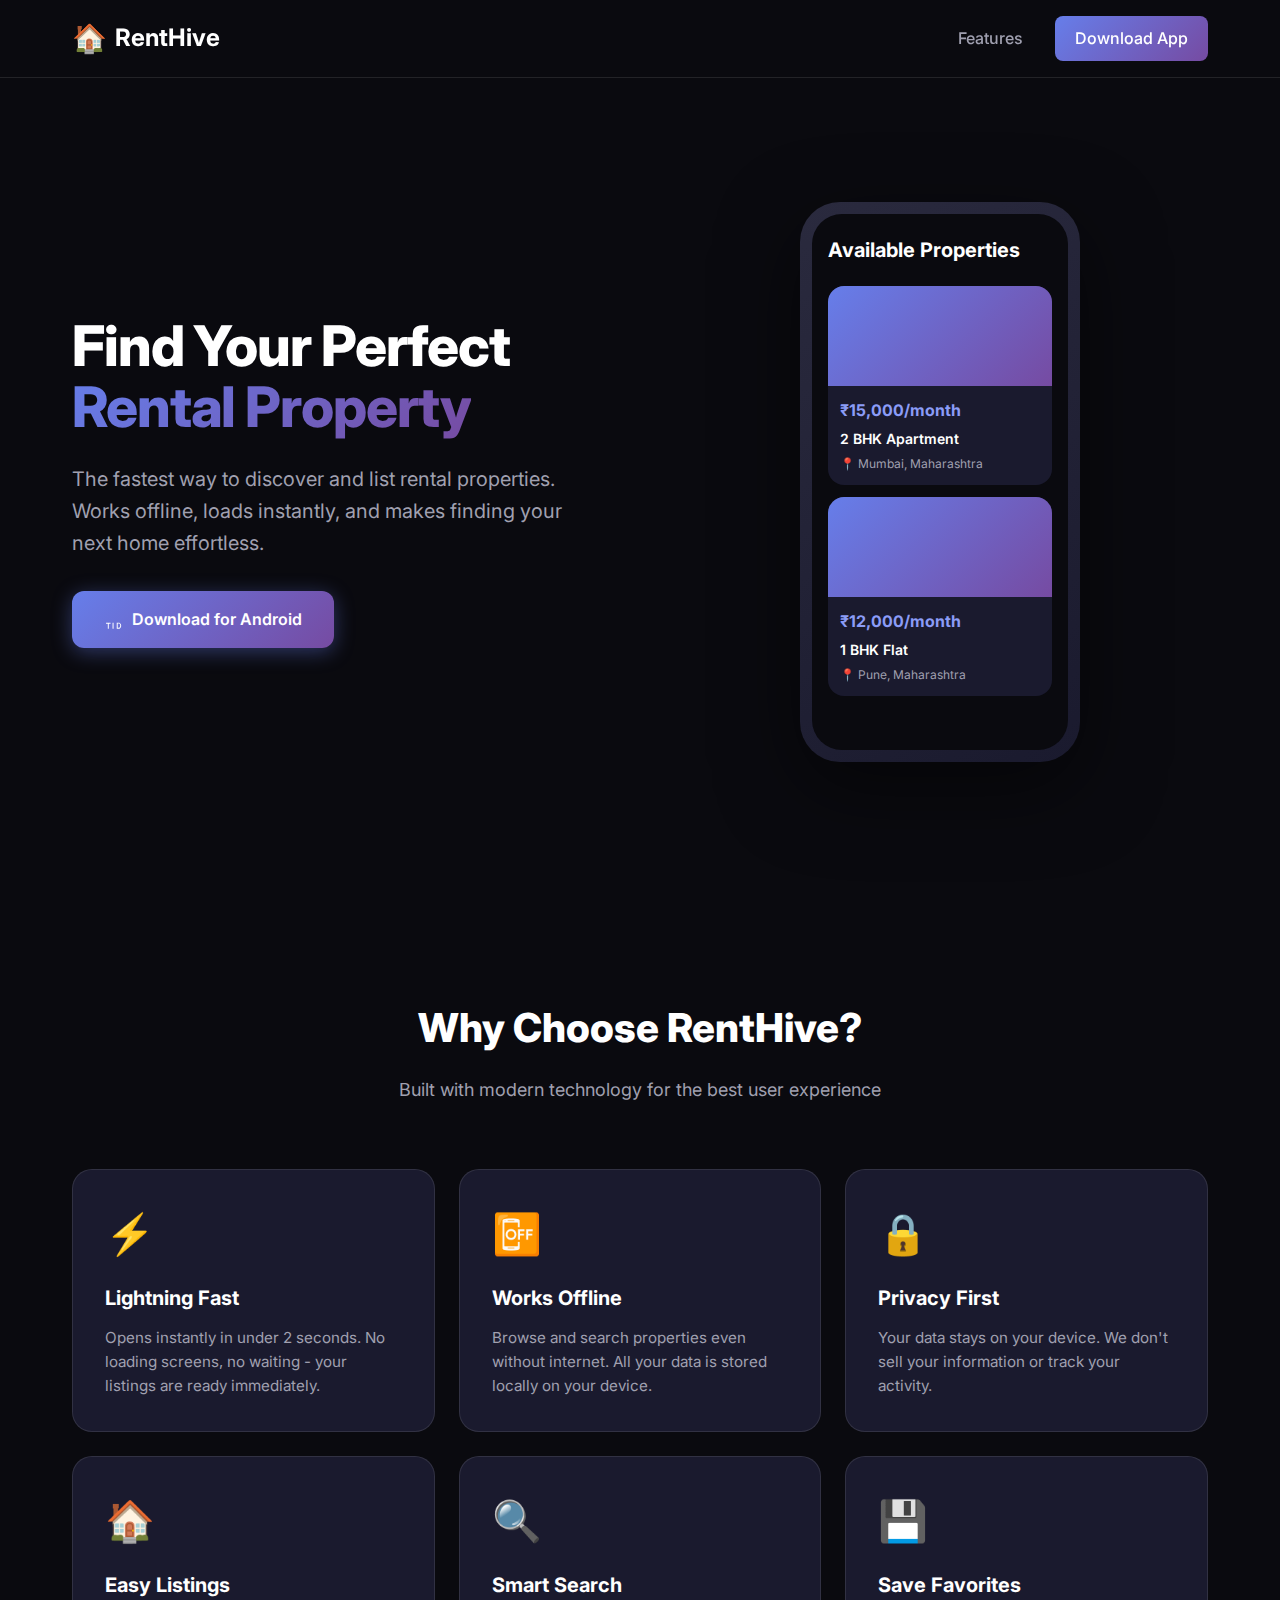
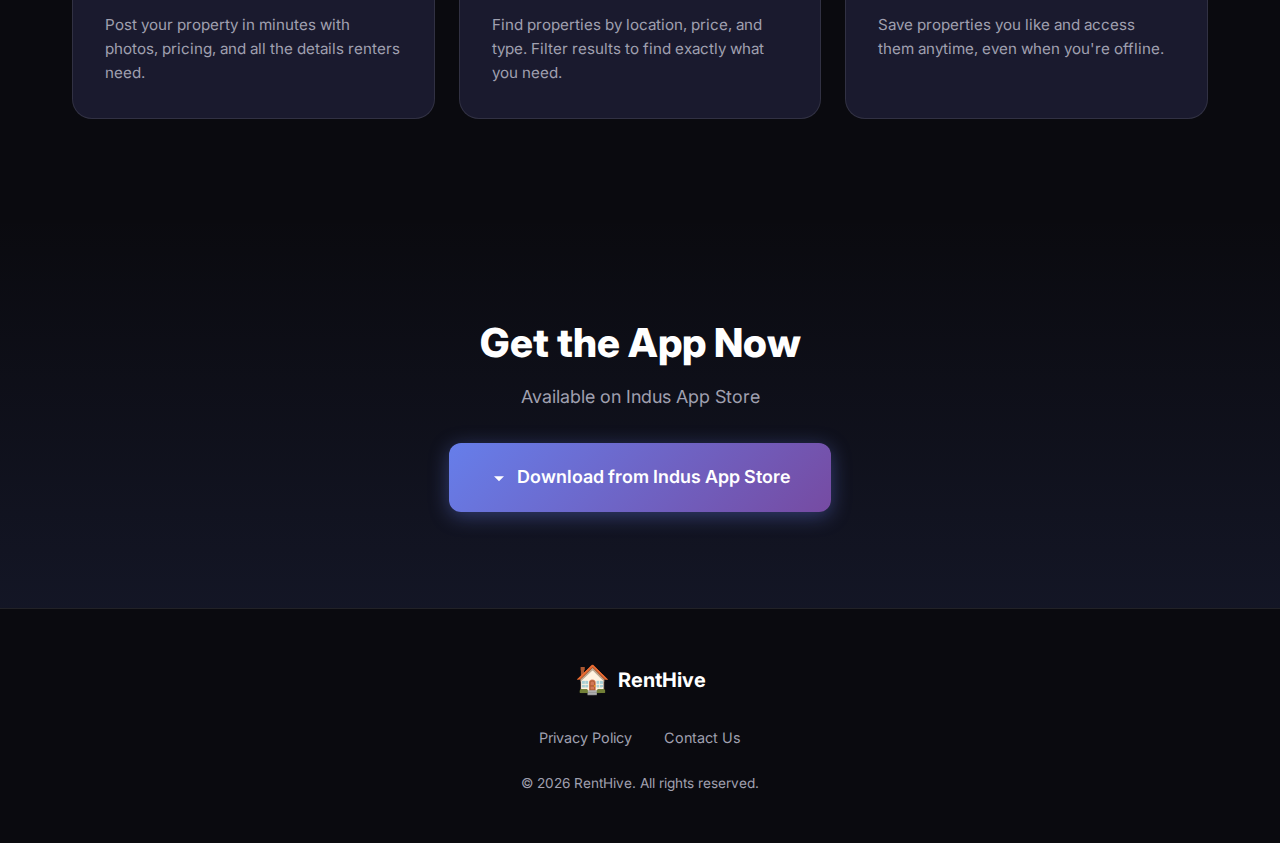
<file: index.html>
<!DOCTYPE html>
<html lang="en">

<head>
    <meta charset="UTF-8">
    <meta name="viewport" content="width=device-width, initial-scale=1.0">
    <title>RentHive - Find Your Perfect Rental Property</title>
    <meta name="description"
        content="RentHive is the fastest way to find and list rental properties. Works offline, loads instantly, and helps you find your next home.">
    <meta name="keywords" content="rental, property, apartment, house, rent, real estate, housing">
    <link rel="icon" type="image/png" href="favicon.png">
    <link href="https://fonts.googleapis.com/css2?family=Inter:wght@400;500;600;700;800&display=swap" rel="stylesheet">
    <link rel="stylesheet" href="styles.css">
</head>

<body>
    <!-- Navigation -->
    <nav class="navbar">
        <div class="nav-container">
            <a href="index.html" class="logo">
                <span class="logo-icon">🏠</span>
                <span class="logo-text">RentHive</span>
            </a>
            <div class="nav-links">
                <a href="#features">Features</a>
                <a href="#download" class="nav-cta">Download App</a>
            </div>
        </div>
    </nav>

    <!-- Hero Section -->
    <section class="hero">
        <div class="hero-content">
            <h1 class="hero-title">
                Find Your Perfect <span class="gradient-text">Rental Property</span>
            </h1>
            <p class="hero-subtitle">
                The fastest way to discover and list rental properties. Works offline, loads instantly, and makes
                finding your next home effortless.
            </p>
            <div class="hero-buttons">
                <a href="#download" class="btn btn-primary">
                    <svg class="btn-icon" viewBox="0 0 24 24" fill="currentColor">
                        <path
                            d="M17.523 15.3414C17.5239 15.3414 17.5248 15.3414 17.5257 15.3414C18.1589 15.3414 18.7 15.4937 19.1653 15.7955C19.6306 16.0973 19.9873 16.5175 20.2355 17.0561C20.4837 17.5947 20.6078 18.2188 20.6078 18.9285C20.6078 19.6382 20.4837 20.2623 20.2355 20.8009C19.9873 21.3395 19.6306 21.7597 19.1653 22.0615C18.7 22.3633 18.1589 22.5142 17.5421 22.5142H15.2843V15.3414H17.523ZM17.4729 21.4368C17.9054 21.4368 18.2684 21.3256 18.5618 21.1032C18.8552 20.8808 19.0762 20.5709 19.2248 20.1735C19.3734 19.7761 19.4477 19.3135 19.4477 18.7857C19.4477 18.2688 19.3734 17.8146 19.2248 17.4232C19.0762 17.0318 18.8552 16.7261 18.5618 16.5061C18.2684 16.2861 17.9054 16.1761 17.4729 16.1761H16.4444V21.4368H17.4729Z" />
                        <path d="M11.4619 22.5142H10.2769V15.3414H11.4619V22.5142Z" />
                        <path d="M5.74658 22.5142H4.58154V16.4186H2.47461V15.3414H7.85351V16.4186H5.74658V22.5142Z" />
                    </svg>
                    Download for Android
                </a>
            </div>
        </div>
        <div class="hero-image">
            <div class="phone-mockup">
                <div class="phone-screen">
                    <div class="app-preview">
                        <div class="preview-header">
                            <div class="preview-title">Available Properties</div>
                        </div>
                        <div class="preview-card">
                            <div class="card-image"></div>
                            <div class="card-content">
                                <div class="card-price">₹15,000/month</div>
                                <div class="card-title">2 BHK Apartment</div>
                                <div class="card-location">📍 Mumbai, Maharashtra</div>
                            </div>
                        </div>
                        <div class="preview-card">
                            <div class="card-image"></div>
                            <div class="card-content">
                                <div class="card-price">₹12,000/month</div>
                                <div class="card-title">1 BHK Flat</div>
                                <div class="card-location">📍 Pune, Maharashtra</div>
                            </div>
                        </div>
                    </div>
                </div>
            </div>
        </div>
    </section>

    <!-- Features Section -->
    <section id="features" class="features">
        <div class="section-header">
            <h2 class="section-title">Why Choose RentHive?</h2>
            <p class="section-subtitle">Built with modern technology for the best user experience</p>
        </div>
        <div class="features-grid">
            <div class="feature-card">
                <div class="feature-icon">⚡</div>
                <h3 class="feature-title">Lightning Fast</h3>
                <p class="feature-description">Opens instantly in under 2 seconds. No loading screens, no waiting - your
                    listings are ready immediately.</p>
            </div>
            <div class="feature-card">
                <div class="feature-icon">📴</div>
                <h3 class="feature-title">Works Offline</h3>
                <p class="feature-description">Browse and search properties even without internet. All your data is
                    stored locally on your device.</p>
            </div>
            <div class="feature-card">
                <div class="feature-icon">🔒</div>
                <h3 class="feature-title">Privacy First</h3>
                <p class="feature-description">Your data stays on your device. We don't sell your information or track
                    your activity.</p>
            </div>
            <div class="feature-card">
                <div class="feature-icon">🏠</div>
                <h3 class="feature-title">Easy Listings</h3>
                <p class="feature-description">Post your property in minutes with photos, pricing, and all the details
                    renters need.</p>
            </div>
            <div class="feature-card">
                <div class="feature-icon">🔍</div>
                <h3 class="feature-title">Smart Search</h3>
                <p class="feature-description">Find properties by location, price, and type. Filter results to find
                    exactly what you need.</p>
            </div>
            <div class="feature-card">
                <div class="feature-icon">💾</div>
                <h3 class="feature-title">Save Favorites</h3>
                <p class="feature-description">Save properties you like and access them anytime, even when you're
                    offline.</p>
            </div>
        </div>
    </section>

    <!-- Download Section -->
    <section id="download" class="download">
        <div class="download-content">
            <h2 class="download-title">Get the App Now</h2>
            <p class="download-subtitle">Available on Indus App Store</p>
            <a href="#" class="btn btn-primary btn-large">
                <svg class="btn-icon" viewBox="0 0 24 24" fill="currentColor">
                    <path d="M12 16L6 10H18L12 16Z" />
                </svg>
                Download from Indus App Store
            </a>
        </div>
    </section>

    <!-- Footer -->
    <footer class="footer">
        <div class="footer-content">
            <div class="footer-brand">
                <span class="logo-icon">🏠</span>
                <span class="logo-text">RentHive</span>
            </div>
            <div class="footer-links">
                <a href="privacy-policy.html">Privacy Policy</a>
                <a href="mailto:rajjatkumar5779@gmail.com">Contact Us</a>
            </div>
            <div class="footer-copyright">
                © 2026 RentHive. All rights reserved.
            </div>
        </div>
    </footer>
</body>

</html>
</file>
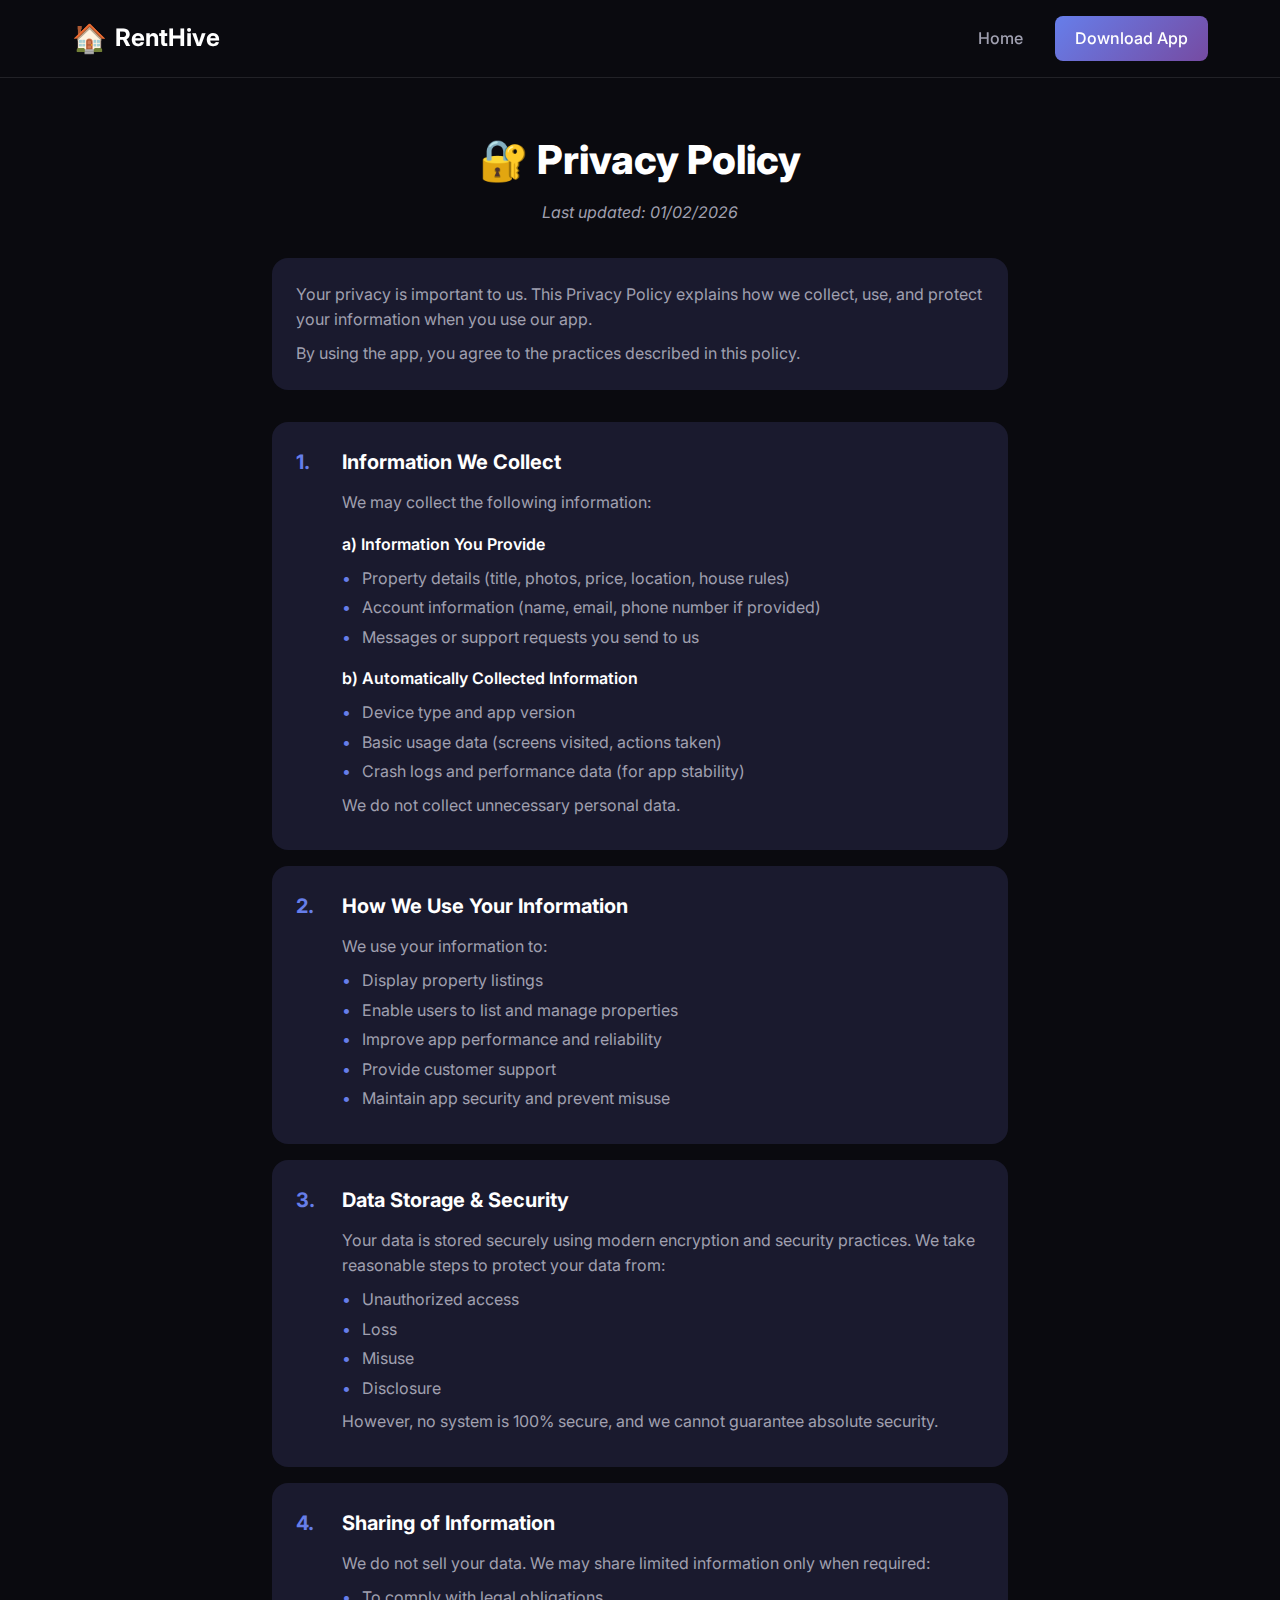
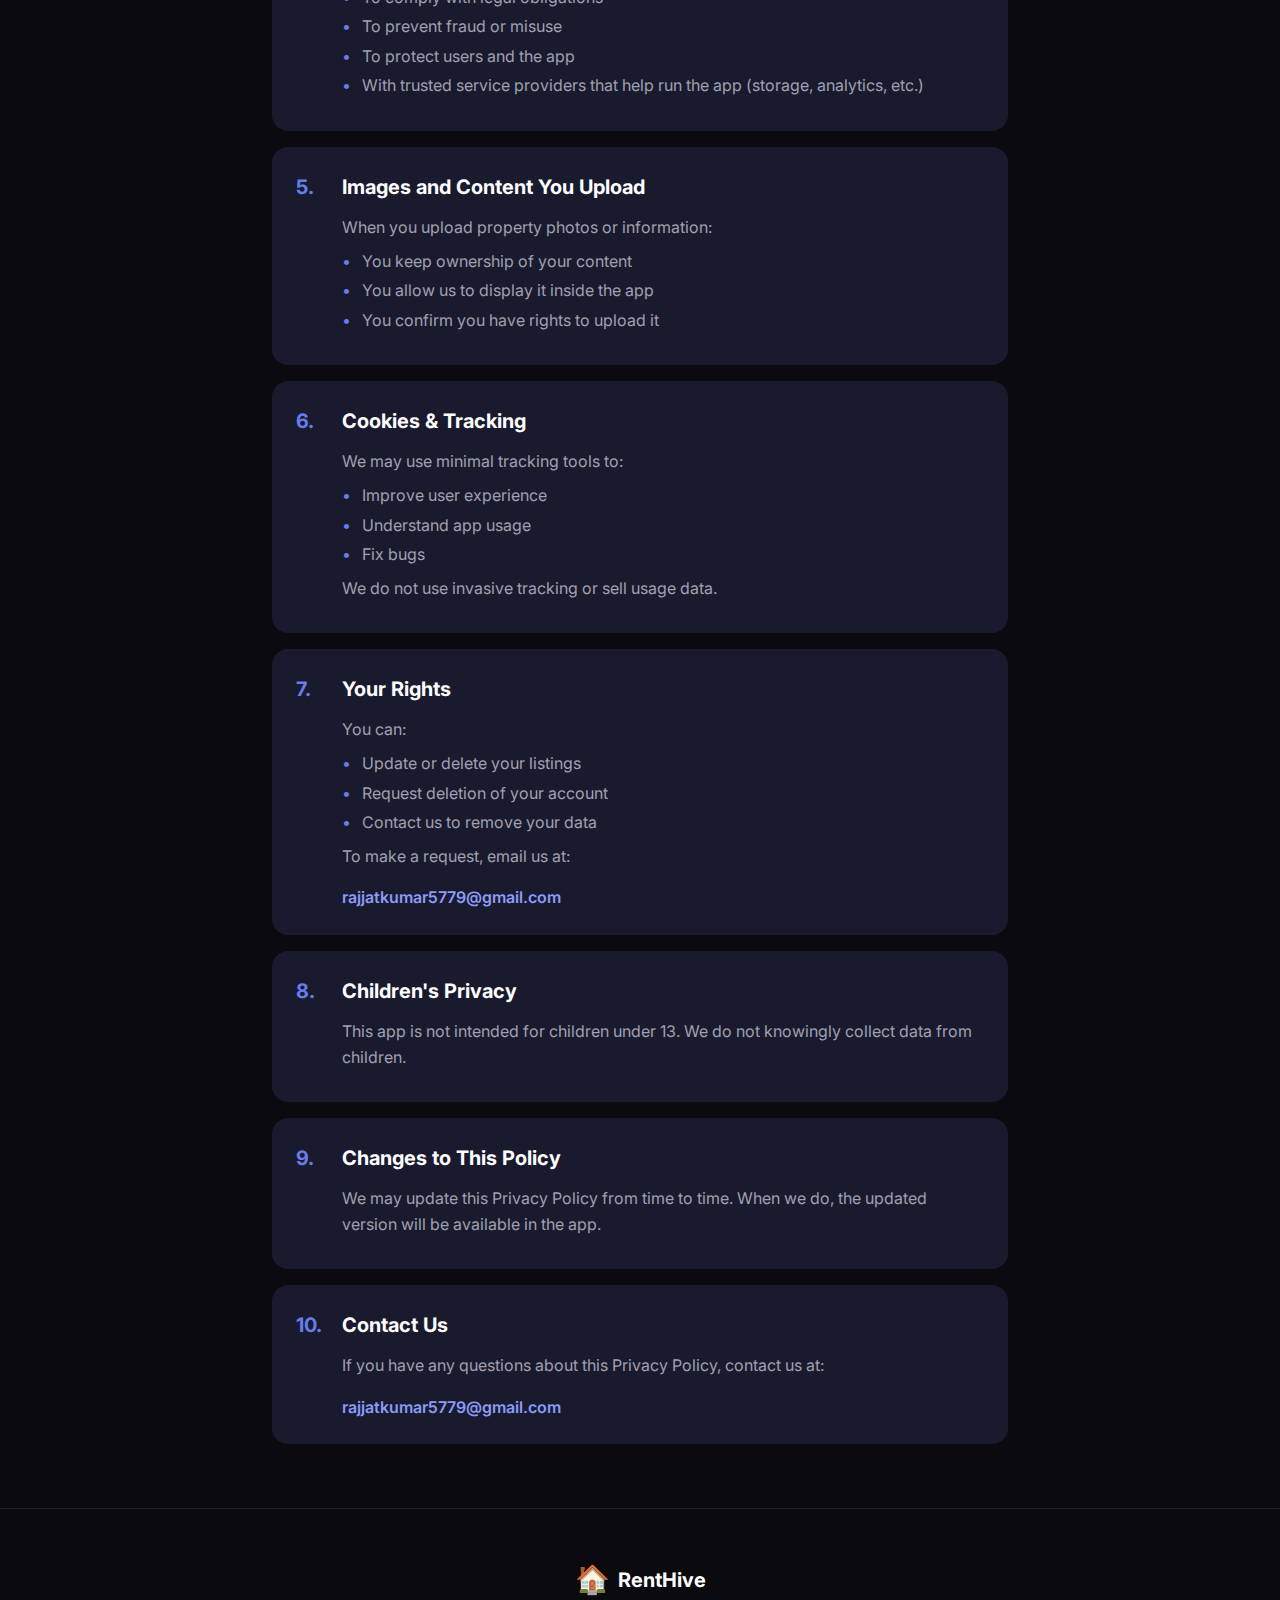
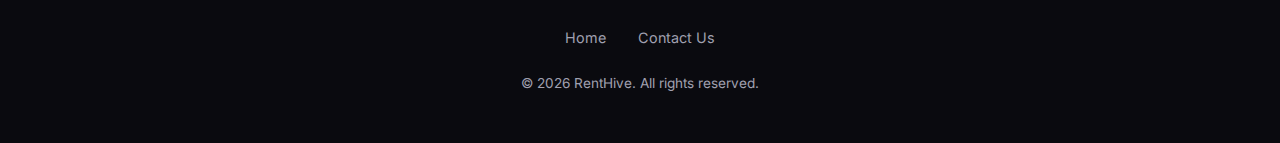
<file: privacy-policy.html>
<!DOCTYPE html>
<html lang="en">

<head>
    <meta charset="UTF-8">
    <meta name="viewport" content="width=device-width, initial-scale=1.0">
    <title>Privacy Policy - RentHive</title>
    <meta name="description"
        content="Privacy Policy for RentHive app. Learn how we collect, use, and protect your information.">
    <link rel="icon" type="image/png" href="favicon.png">
    <link href="https://fonts.googleapis.com/css2?family=Inter:wght@400;500;600;700;800&display=swap" rel="stylesheet">
    <link rel="stylesheet" href="styles.css">
</head>

<body>
    <!-- Navigation -->
    <nav class="navbar">
        <div class="nav-container">
            <a href="index.html" class="logo">
                <span class="logo-icon">🏠</span>
                <span class="logo-text">RentHive</span>
            </a>
            <div class="nav-links">
                <a href="index.html">Home</a>
                <a href="index.html#download" class="nav-cta">Download App</a>
            </div>
        </div>
    </nav>

    <!-- Privacy Policy Content -->
    <main class="privacy-container">
        <div class="privacy-header">
            <h1 class="privacy-title">🔐 Privacy Policy</h1>
            <p class="privacy-updated">Last updated: 01/02/2026</p>
        </div>

        <div class="privacy-intro">
            <p>Your privacy is important to us. This Privacy Policy explains how we collect, use, and protect your
                information when you use our app.</p>
            <p>By using the app, you agree to the practices described in this policy.</p>
        </div>

        <div class="privacy-sections">
            <!-- Section 1 -->
            <div class="policy-card">
                <div class="policy-number">1.</div>
                <div class="policy-content">
                    <h2 class="policy-title">Information We Collect</h2>
                    <p>We may collect the following information:</p>

                    <h3 class="policy-subtitle">a) Information You Provide</h3>
                    <ul class="policy-list">
                        <li>Property details (title, photos, price, location, house rules)</li>
                        <li>Account information (name, email, phone number if provided)</li>
                        <li>Messages or support requests you send to us</li>
                    </ul>

                    <h3 class="policy-subtitle">b) Automatically Collected Information</h3>
                    <ul class="policy-list">
                        <li>Device type and app version</li>
                        <li>Basic usage data (screens visited, actions taken)</li>
                        <li>Crash logs and performance data (for app stability)</li>
                    </ul>

                    <p>We do not collect unnecessary personal data.</p>
                </div>
            </div>

            <!-- Section 2 -->
            <div class="policy-card">
                <div class="policy-number">2.</div>
                <div class="policy-content">
                    <h2 class="policy-title">How We Use Your Information</h2>
                    <p>We use your information to:</p>
                    <ul class="policy-list">
                        <li>Display property listings</li>
                        <li>Enable users to list and manage properties</li>
                        <li>Improve app performance and reliability</li>
                        <li>Provide customer support</li>
                        <li>Maintain app security and prevent misuse</li>
                    </ul>
                </div>
            </div>

            <!-- Section 3 -->
            <div class="policy-card">
                <div class="policy-number">3.</div>
                <div class="policy-content">
                    <h2 class="policy-title">Data Storage & Security</h2>
                    <p>Your data is stored securely using modern encryption and security practices. We take reasonable
                        steps to protect your data from:</p>
                    <ul class="policy-list">
                        <li>Unauthorized access</li>
                        <li>Loss</li>
                        <li>Misuse</li>
                        <li>Disclosure</li>
                    </ul>
                    <p>However, no system is 100% secure, and we cannot guarantee absolute security.</p>
                </div>
            </div>

            <!-- Section 4 -->
            <div class="policy-card">
                <div class="policy-number">4.</div>
                <div class="policy-content">
                    <h2 class="policy-title">Sharing of Information</h2>
                    <p>We do not sell your data. We may share limited information only when required:</p>
                    <ul class="policy-list">
                        <li>To comply with legal obligations</li>
                        <li>To prevent fraud or misuse</li>
                        <li>To protect users and the app</li>
                        <li>With trusted service providers that help run the app (storage, analytics, etc.)</li>
                    </ul>
                </div>
            </div>

            <!-- Section 5 -->
            <div class="policy-card">
                <div class="policy-number">5.</div>
                <div class="policy-content">
                    <h2 class="policy-title">Images and Content You Upload</h2>
                    <p>When you upload property photos or information:</p>
                    <ul class="policy-list">
                        <li>You keep ownership of your content</li>
                        <li>You allow us to display it inside the app</li>
                        <li>You confirm you have rights to upload it</li>
                    </ul>
                </div>
            </div>

            <!-- Section 6 -->
            <div class="policy-card">
                <div class="policy-number">6.</div>
                <div class="policy-content">
                    <h2 class="policy-title">Cookies & Tracking</h2>
                    <p>We may use minimal tracking tools to:</p>
                    <ul class="policy-list">
                        <li>Improve user experience</li>
                        <li>Understand app usage</li>
                        <li>Fix bugs</li>
                    </ul>
                    <p>We do not use invasive tracking or sell usage data.</p>
                </div>
            </div>

            <!-- Section 7 -->
            <div class="policy-card">
                <div class="policy-number">7.</div>
                <div class="policy-content">
                    <h2 class="policy-title">Your Rights</h2>
                    <p>You can:</p>
                    <ul class="policy-list">
                        <li>Update or delete your listings</li>
                        <li>Request deletion of your account</li>
                        <li>Contact us to remove your data</li>
                    </ul>
                    <p>To make a request, email us at:</p>
                    <a href="mailto:rajjatkumar5779@gmail.com" class="policy-email">rajjatkumar5779@gmail.com</a>
                </div>
            </div>

            <!-- Section 8 -->
            <div class="policy-card">
                <div class="policy-number">8.</div>
                <div class="policy-content">
                    <h2 class="policy-title">Children's Privacy</h2>
                    <p>This app is not intended for children under 13. We do not knowingly collect data from children.
                    </p>
                </div>
            </div>

            <!-- Section 9 -->
            <div class="policy-card">
                <div class="policy-number">9.</div>
                <div class="policy-content">
                    <h2 class="policy-title">Changes to This Policy</h2>
                    <p>We may update this Privacy Policy from time to time. When we do, the updated version will be
                        available in the app.</p>
                </div>
            </div>

            <!-- Section 10 -->
            <div class="policy-card">
                <div class="policy-number">10.</div>
                <div class="policy-content">
                    <h2 class="policy-title">Contact Us</h2>
                    <p>If you have any questions about this Privacy Policy, contact us at:</p>
                    <a href="mailto:rajjatkumar5779@gmail.com" class="policy-email">rajjatkumar5779@gmail.com</a>
                </div>
            </div>
        </div>
    </main>

    <!-- Footer -->
    <footer class="footer">
        <div class="footer-content">
            <div class="footer-brand">
                <span class="logo-icon">🏠</span>
                <span class="logo-text">RentHive</span>
            </div>
            <div class="footer-links">
                <a href="index.html">Home</a>
                <a href="mailto:rajjatkumar5779@gmail.com">Contact Us</a>
            </div>
            <div class="footer-copyright">
                © 2026 RentHive. All rights reserved.
            </div>
        </div>
    </footer>
</body>

</html>
</file>
<file: styles.css>
/* RentHive Website Styles */
/* Modern dark gradient theme matching the app */

:root {
    --primary-gradient: linear-gradient(135deg, #667eea 0%, #764ba2 100%);
    --bg-dark: #0a0a0f;
    --bg-card: #1a1a2e;
    --text-primary: #ffffff;
    --text-secondary: #a0a0b0;
    --accent: #667eea;
    --accent-light: #8b9cf7;
    --border-color: rgba(255, 255, 255, 0.1);
}

* {
    margin: 0;
    padding: 0;
    box-sizing: border-box;
}

body {
    font-family: 'Inter', -apple-system, BlinkMacSystemFont, 'Segoe UI', Roboto, sans-serif;
    background: var(--bg-dark);
    color: var(--text-primary);
    line-height: 1.6;
    min-height: 100vh;
}

a {
    text-decoration: none;
    color: inherit;
}

/* Navigation */
.navbar {
    position: fixed;
    top: 0;
    left: 0;
    right: 0;
    z-index: 100;
    background: rgba(10, 10, 15, 0.9);
    backdrop-filter: blur(20px);
    border-bottom: 1px solid var(--border-color);
}

.nav-container {
    max-width: 1200px;
    margin: 0 auto;
    padding: 1rem 2rem;
    display: flex;
    justify-content: space-between;
    align-items: center;
}

.logo {
    display: flex;
    align-items: center;
    gap: 0.5rem;
    font-weight: 700;
    font-size: 1.5rem;
}

.logo-icon {
    font-size: 1.75rem;
}

.nav-links {
    display: flex;
    align-items: center;
    gap: 2rem;
}

.nav-links a {
    color: var(--text-secondary);
    font-weight: 500;
    transition: color 0.2s;
}

.nav-links a:hover {
    color: var(--text-primary);
}

.nav-cta {
    background: var(--primary-gradient);
    color: var(--text-primary) !important;
    padding: 0.6rem 1.25rem;
    border-radius: 8px;
    font-weight: 600;
}

/* Hero Section */
.hero {
    min-height: 100vh;
    display: flex;
    align-items: center;
    justify-content: space-between;
    padding: 8rem 2rem 4rem;
    max-width: 1200px;
    margin: 0 auto;
    gap: 4rem;
}

.hero-content {
    flex: 1;
    max-width: 600px;
}

.hero-title {
    font-size: 3.5rem;
    font-weight: 800;
    line-height: 1.1;
    margin-bottom: 1.5rem;
    letter-spacing: -0.02em;
}

.gradient-text {
    background: var(--primary-gradient);
    -webkit-background-clip: text;
    -webkit-text-fill-color: transparent;
    background-clip: text;
}

.hero-subtitle {
    font-size: 1.25rem;
    color: var(--text-secondary);
    margin-bottom: 2rem;
    max-width: 500px;
}

.hero-buttons {
    display: flex;
    gap: 1rem;
}

.btn {
    display: inline-flex;
    align-items: center;
    gap: 0.5rem;
    padding: 1rem 2rem;
    border-radius: 12px;
    font-weight: 600;
    font-size: 1rem;
    transition: transform 0.2s, box-shadow 0.2s;
    cursor: pointer;
    border: none;
}

.btn:hover {
    transform: translateY(-2px);
}

.btn-primary {
    background: var(--primary-gradient);
    color: var(--text-primary);
    box-shadow: 0 4px 20px rgba(102, 126, 234, 0.4);
}

.btn-primary:hover {
    box-shadow: 0 6px 30px rgba(102, 126, 234, 0.5);
}

.btn-icon {
    width: 20px;
    height: 20px;
}

.btn-large {
    padding: 1.25rem 2.5rem;
    font-size: 1.125rem;
}

/* Phone Mockup */
.hero-image {
    flex: 1;
    display: flex;
    justify-content: center;
}

.phone-mockup {
    width: 280px;
    height: 560px;
    background: linear-gradient(145deg, #2a2a3e, #1a1a2e);
    border-radius: 40px;
    padding: 12px;
    box-shadow: 0 25px 80px rgba(0, 0, 0, 0.5);
}

.phone-screen {
    width: 100%;
    height: 100%;
    background: var(--bg-dark);
    border-radius: 30px;
    overflow: hidden;
}

.app-preview {
    padding: 20px 16px;
}

.preview-header {
    margin-bottom: 20px;
}

.preview-title {
    font-size: 20px;
    font-weight: 700;
}

.preview-card {
    background: var(--bg-card);
    border-radius: 16px;
    overflow: hidden;
    margin-bottom: 12px;
}

.card-image {
    height: 100px;
    background: linear-gradient(135deg, #667eea 0%, #764ba2 100%);
}

.card-content {
    padding: 12px;
}

.card-price {
    font-size: 16px;
    font-weight: 700;
    color: var(--accent-light);
    margin-bottom: 4px;
}

.card-title {
    font-size: 14px;
    font-weight: 600;
    margin-bottom: 4px;
}

.card-location {
    font-size: 12px;
    color: var(--text-secondary);
}

/* Features Section */
.features {
    padding: 6rem 2rem;
    max-width: 1200px;
    margin: 0 auto;
}

.section-header {
    text-align: center;
    margin-bottom: 4rem;
}

.section-title {
    font-size: 2.5rem;
    font-weight: 800;
    margin-bottom: 1rem;
}

.section-subtitle {
    font-size: 1.125rem;
    color: var(--text-secondary);
}

.features-grid {
    display: grid;
    grid-template-columns: repeat(auto-fit, minmax(320px, 1fr));
    gap: 1.5rem;
}

.feature-card {
    background: var(--bg-card);
    border: 1px solid var(--border-color);
    border-radius: 20px;
    padding: 2rem;
    transition: transform 0.2s, box-shadow 0.2s;
}

.feature-card:hover {
    transform: translateY(-4px);
    box-shadow: 0 10px 40px rgba(102, 126, 234, 0.15);
}

.feature-icon {
    font-size: 2.5rem;
    margin-bottom: 1rem;
}

.feature-title {
    font-size: 1.25rem;
    font-weight: 700;
    margin-bottom: 0.75rem;
}

.feature-description {
    color: var(--text-secondary);
    font-size: 0.95rem;
}

/* Download Section */
.download {
    padding: 6rem 2rem;
    background: linear-gradient(180deg, transparent 0%, rgba(102, 126, 234, 0.1) 100%);
}

.download-content {
    max-width: 600px;
    margin: 0 auto;
    text-align: center;
}

.download-title {
    font-size: 2.5rem;
    font-weight: 800;
    margin-bottom: 0.5rem;
}

.download-subtitle {
    font-size: 1.125rem;
    color: var(--text-secondary);
    margin-bottom: 2rem;
}

/* Footer */
.footer {
    border-top: 1px solid var(--border-color);
    padding: 3rem 2rem;
}

.footer-content {
    max-width: 1200px;
    margin: 0 auto;
    display: flex;
    flex-direction: column;
    align-items: center;
    gap: 1.5rem;
}

.footer-brand {
    display: flex;
    align-items: center;
    gap: 0.5rem;
    font-weight: 700;
    font-size: 1.25rem;
}

.footer-links {
    display: flex;
    gap: 2rem;
}

.footer-links a {
    color: var(--text-secondary);
    font-size: 0.9rem;
    transition: color 0.2s;
}

.footer-links a:hover {
    color: var(--accent-light);
}

.footer-copyright {
    color: var(--text-secondary);
    font-size: 0.85rem;
}

/* Privacy Policy Page */
.privacy-container {
    max-width: 800px;
    margin: 0 auto;
    padding: 8rem 2rem 4rem;
}

.privacy-header {
    text-align: center;
    margin-bottom: 2rem;
}

.privacy-title {
    font-size: 2.5rem;
    font-weight: 800;
    margin-bottom: 0.5rem;
}

.privacy-updated {
    color: var(--text-secondary);
    font-style: italic;
}

.privacy-intro {
    background: var(--bg-card);
    border-radius: 16px;
    padding: 1.5rem;
    margin-bottom: 2rem;
}

.privacy-intro p {
    color: var(--text-secondary);
    margin-bottom: 0.5rem;
}

.privacy-intro p:last-child {
    margin-bottom: 0;
}

.privacy-sections {
    display: flex;
    flex-direction: column;
    gap: 1rem;
}

.policy-card {
    background: var(--bg-card);
    border-radius: 16px;
    padding: 1.5rem;
    display: flex;
    gap: 1rem;
}

.policy-number {
    font-size: 1.25rem;
    font-weight: 700;
    color: var(--accent);
    min-width: 30px;
}

.policy-content {
    flex: 1;
}

.policy-title {
    font-size: 1.25rem;
    font-weight: 700;
    margin-bottom: 0.75rem;
}

.policy-subtitle {
    font-size: 1rem;
    font-weight: 600;
    margin-top: 1rem;
    margin-bottom: 0.5rem;
    color: var(--text-primary);
}

.policy-content p {
    color: var(--text-secondary);
    margin-bottom: 0.5rem;
}

.policy-list {
    list-style: none;
    padding-left: 0;
    margin-bottom: 0.5rem;
}

.policy-list li {
    color: var(--text-secondary);
    padding-left: 1.25rem;
    position: relative;
    margin-bottom: 0.25rem;
}

.policy-list li::before {
    content: "•";
    position: absolute;
    left: 0;
    color: var(--accent);
}

.policy-email {
    display: inline-block;
    color: var(--accent-light);
    font-weight: 600;
    margin-top: 0.5rem;
}

.policy-email:hover {
    text-decoration: underline;
}

/* Responsive */
@media (max-width: 768px) {
    .hero {
        flex-direction: column;
        text-align: center;
        padding-top: 6rem;
    }

    .hero-title {
        font-size: 2.5rem;
    }

    .hero-subtitle {
        margin-left: auto;
        margin-right: auto;
    }

    .hero-buttons {
        justify-content: center;
    }

    .hero-image {
        order: -1;
    }

    .phone-mockup {
        width: 240px;
        height: 480px;
    }

    .nav-links a:not(.nav-cta) {
        display: none;
    }

    .section-title {
        font-size: 2rem;
    }

    .features-grid {
        grid-template-columns: 1fr;
    }

    .privacy-title {
        font-size: 2rem;
    }
}
</file>
